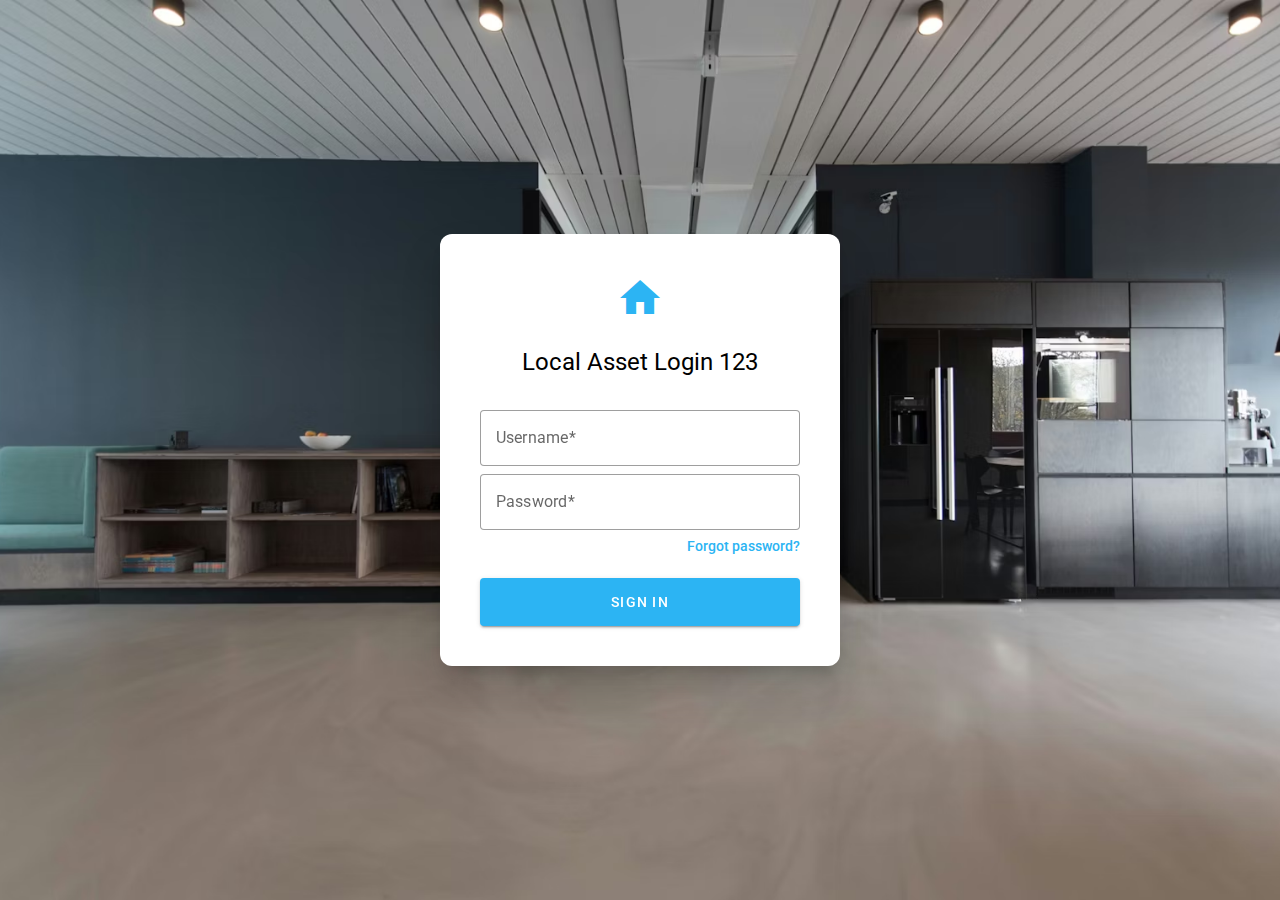
<file: index.html>
<!DOCTYPE html>
<html lang="en">
<head>
    <meta charset="UTF-8">
    <meta name="viewport" content="width=device-width, initial-scale=1.0">
    <title>Local Material Login</title>
    <link href="css/material-components-web.min.css" rel="stylesheet">
    <style>
        /* --- LOCAL FONT DEFINITIONS --- */

        /* Roboto Regular */
        @font-face {
            font-family: 'Roboto';
            font-style: normal;
            font-weight: 400;
            src: url('fonts/roboto-v50-latin-regular.woff2') format('woff2');
        }

        /* Roboto Medium */
        @font-face {
            font-family: 'Roboto';
            font-style: normal;
            font-weight: 500;
            src: url('fonts/roboto-v50-latin-500.woff2') format('woff2');
        }

        /* Material Icons */
        @font-face {
            font-family: 'Material Icons';
            font-style: normal;
            font-weight: 400;
            src: url('fonts/material-icons-v142.woff2') format('woff2');
        }

        .material-icons {
            font-family: 'Material Icons';
            font-weight: normal;
            font-style: normal;
            font-size: 24px;
            display: inline-block;
            line-height: 1;
            text-transform: none;
            letter-spacing: normal;
            word-wrap: normal;
            white-space: nowrap;
            direction: ltr;
        }

        /* --- STYLES --- */

        :root {
            --mdc-theme-primary: #2CB4F3;
            /*--mdc-text-field-focused-label-color: #2CB4F3;*/
            /*--mdc-floating-label-color: #2CB4F3;*/
            
            --bg-image: url('images/photo-1497366216548-37526070297c.avif');
        }

        .mdc-text-field--focused:not(.mdc-text-field--disabled) .mdc-floating-label {
            color: var(--mdc-theme-primary);
        }

        body, html {
            height: 100%;
            width: 100%;
            margin: 0;
            font-family: 'Roboto', sans-serif;
            display: flex;
            align-items: center;
            justify-content: center;
            overflow: hidden;
            background: #333; /* Fallback */
        }

        body {
            background-image: var(--bg-image);
            background-size: cover;
            background-position: center;
            background-repeat: no-repeat;
            position: relative;
        }

        body::before {
            content: '';
            position: absolute;
            top: 0; left: 0; right: 0; bottom: 0;
            /*background: rgba(0, 0, 0, 0.45);*/
            z-index: 1;
        }

        .login-card {
            position: relative;
            z-index: 2;
            background: white;
            border-radius: 12px;
            box-shadow: 0px 11px 15px -7px rgba(0,0,0,0.2), 0px 24px 38px 3px rgba(0,0,0,0.14);
            box-sizing: border-box;
            width: 90%;
            max-width: 400px;
            padding: 2.5rem;
        }

        .login-header {
            text-align: center;
            margin-bottom: 2rem;
        }

        .login-header i {
            font-size: 48px;
            color: var(--mdc-theme-primary);
        }

        .mdc-text-field {
            width: 100%;
            margin-bottom: 0.5rem;
        }

        .helper-row {
            display: flex;
            justify-content: flex-end;
            margin-bottom: 1.5rem;
        }

        .forgot-password-link {
            font-size: 0.875rem;
            color: var(--mdc-theme-primary);
            text-decoration: none;
            font-weight: 500;
        }

        .login-button {
            width: 100%;
            height: 48px;
        }
    </style>
</head>
<body>

    <div class="login-card">
        <div class="login-header">
            <i class="material-icons">home</i>
            <h2 class="mdc-typography--headline5">Local Asset Login 123</h2>
        </div>

        <form action="#">
            <label class="mdc-text-field mdc-text-field--outlined">
                <span class="mdc-notched-outline">
                    <span class="mdc-notched-outline__leading"></span>
                    <span class="mdc-notched-outline__notch">
                        <span class="mdc-floating-label">Username</span>
                    </span>
                    <span class="mdc-notched-outline__trailing"></span>
                </span>
                <input type="text" class="mdc-text-field__input" required>
            </label>

            <label class="mdc-text-field mdc-text-field--outlined">
                <span class="mdc-notched-outline">
                    <span class="mdc-notched-outline__leading"></span>
                    <span class="mdc-notched-outline__notch">
                        <span class="mdc-floating-label">Password</span>
                    </span>
                    <span class="mdc-notched-outline__trailing"></span>
                </span>
                <input type="password" class="mdc-text-field__input" required>
            </label>

            <div class="helper-row">
                <a href="#" class="forgot-password-link">Forgot password?</a>
            </div>

            <button type="submit" class="mdc-button mdc-button--raised login-button">
                <span class="mdc-button__label">Sign In</span>
            </button>
        </form>
    </div>

    <script src="js/material-components-web.min.js"></script>
    <script>
        document.querySelectorAll('.mdc-text-field').forEach(el => {
            mdc.textField.MDCTextField.attachTo(el);
        });
    </script>
</body>
</html>
</file>
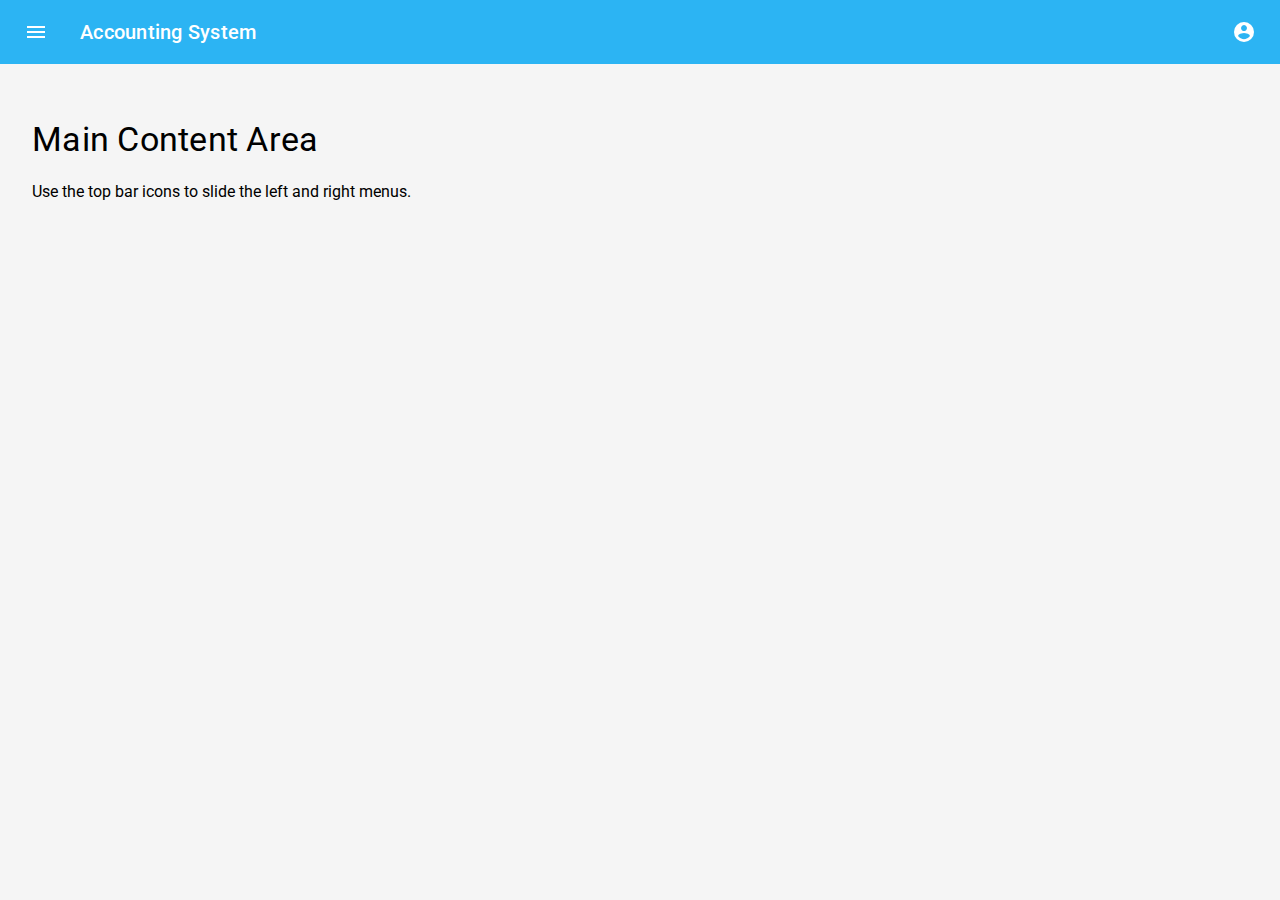
<file: dashboard.html>
<!DOCTYPE html>
<html lang="en">
<head>
    <meta charset="UTF-8">
    <meta name="viewport" content="width=device-width, initial-scale=1.0">
    <title>Material Dashboard</title>
    <link href="css/material-components-web.min.css" rel="stylesheet">
    <link rel="stylesheet" href="css/global.css" type="text/css">
    <style>
        body {
            display: flex;
            height: 100vh;
            margin: 0;
            overflow: hidden;
            background-color: #f5f5f5;
        }

        .app-content {
            flex: 1;
            display: flex;
            flex-direction: column;
            height: 100%;
            overflow: auto;
            position: relative;
        }

        .main-content {
            padding: 2rem;
            margin-top: 64px; /* Height of top bar */
        }

        /* Right drawer specific styling */
        .mdc-drawer--right {
            border-left: 1px solid rgba(0, 0, 0, .12);
            border-right: none;
            right: 0;
            left: auto;
        }

        .mdc-drawer--right.mdc-drawer--animate,
        .mdc-drawer--right.mdc-drawer--closing {
            -webkit-transform: translateX(100%);
            transform: translateX(100%);
        }

        .mdc-drawer--right.mdc-drawer--opening {
            -webkit-transform: translateX(0);
            transform: translateX(0);
        }

        .mdc-drawer__content {
            padding-top: 4rem; /* Space for top bar */
        }

        .mdc-list-item__graphic {
            margin-right: 7.5px;
        }
    </style>
</head>
<body class="mdc-typography">

    <!-- Left Slider (Drawer) -->
    <aside class="mdc-drawer mdc-drawer--dismissible" id="left-drawer">
        <div class="mdc-drawer__content">
            <!-- Menu items will be loaded dynamically -->
        </div>
    </aside>

    <div class="app-content">
        <!-- Top App Bar -->
        <header class="mdc-top-app-bar" style="z-index: 7;">
            <div class="mdc-top-app-bar__row">
                <section class="mdc-top-app-bar__section mdc-top-app-bar__section--align-start">
                    <button id="btn-left" class="material-icons mdc-top-app-bar__navigation-icon mdc-icon-button">menu</button>
                    <span class="mdc-top-app-bar__title">Accounting System</span>
                </section>
                <section class="mdc-top-app-bar__section mdc-top-app-bar__section--align-end">
                    <button id="btn-right" class="material-icons mdc-top-app-bar__action-item mdc-icon-button">account_circle</button>
                </section>
            </div>
        </header>

        <main class="main-content">
            <h1 class="mdc-typography--headline4">Main Content Area</h1>
            <p>Use the top bar icons to slide the left and right menus.</p>
        </main>
    </div>

    <!-- Right Slider (Drawer) -->
    <aside class="mdc-drawer mdc-drawer--dismissible mdc-drawer--right" id="right-drawer">
        <div class="mdc-drawer__content">
            <div class="mdc-list">
                <h6 class="mdc-list-group__subheader">User Profile</h6>
                <div class="mdc-list-item">
                    <span class="mdc-list-item__text">Admin User</span>
                </div>
            </div>
        </div>
    </aside>

    <script src="js/material-components-web.min.js"></script>
    <script>
        // Initialize Components
        const topAppBar = mdc.topAppBar.MDCTopAppBar.attachTo(document.querySelector('.mdc-top-app-bar'));
        const leftDrawer = mdc.drawer.MDCDrawer.attachTo(document.getElementById('left-drawer'));
        const rightDrawer = mdc.drawer.MDCDrawer.attachTo(document.getElementById('right-drawer'));

        // Load dynamic menu
        fetch('menu.json')
            .then(response => response.json())
            .then(data => {
                const drawerContent = document.querySelector('#left-drawer .mdc-drawer__content');
                drawerContent.innerHTML = '';

                const listGroup = document.createElement('div');
                listGroup.className = 'mdc-list-group';

                data.forEach((category, index) => {
                    const list = document.createElement('nav');
                    list.className = 'mdc-list';
                    if (category.category) list.style.display = 'none';

                    let hasActiveItem = false;

                    category.items.forEach(item => {
                        const link = document.createElement('a');
                        link.className = 'mdc-list-item';
                        if (item.activated) {
                            link.classList.add('mdc-list-item--activated');
                            link.setAttribute('aria-current', 'page');
                            hasActiveItem = true;
                        }
                        link.href = item.href || '#';
                        link.innerHTML = `
                            <span class="mdc-list-item__ripple"></span>
                            <i class="material-icons mdc-list-item__graphic" aria-hidden="true">${item.icon}</i>
                            <span class="mdc-list-item__text">${item.text}</span>
                        `;
                        list.appendChild(link);
                    });

                    if (category.category) {
                        const subheader = document.createElement('h3');
                        subheader.className = 'mdc-list-group__subheader';
                        subheader.style.cursor = 'pointer';
                        subheader.style.display = 'flex';
                        subheader.style.justifyContent = 'space-between';
                        subheader.style.alignItems = 'center';

                        const iconTransform = hasActiveItem ? 'rotate(180deg)' : 'rotate(0deg)';
                        subheader.innerHTML = `
                            ${category.category}
                            <i class="material-icons" style="transition: transform 0.3s; transform: ${iconTransform};">expand_more</i>
                        `;

                        subheader.addEventListener('click', () => {
                            const isHidden = list.style.display === 'none';
                            list.style.display = isHidden ? 'block' : 'none';
                            const icon = subheader.querySelector('.material-icons');
                            icon.style.transform = isHidden ? 'rotate(180deg)' : 'rotate(0deg)';
                        });

                        listGroup.appendChild(subheader);

                        if (hasActiveItem) {
                            list.style.display = 'block';
                        }
                    } else {
                        list.style.display = 'block';
                    }

                    listGroup.appendChild(list);

                    if (index < data.length - 1) {
                        const divider = document.createElement('hr');
                        divider.className = 'mdc-list-divider';
                        listGroup.appendChild(divider);
                    }
                });
                drawerContent.appendChild(listGroup);
            })
            .catch(error => console.error('Error loading menu:', error));

        // Toggle Handlers
        document.getElementById('btn-left').addEventListener('click', (e) => {
            e.stopPropagation();
            leftDrawer.open = !leftDrawer.open;
        });
        document.getElementById('btn-right').addEventListener('click', (e) => {
            e.stopPropagation();
            rightDrawer.open = !rightDrawer.open;
        });

        // Close drawers on outside click
        document.querySelector('.app-content').addEventListener('click', () => {
            if (leftDrawer.open) leftDrawer.open = false;
            if (rightDrawer.open) rightDrawer.open = false;
        });
    </script>
</body>
</html>
</file>
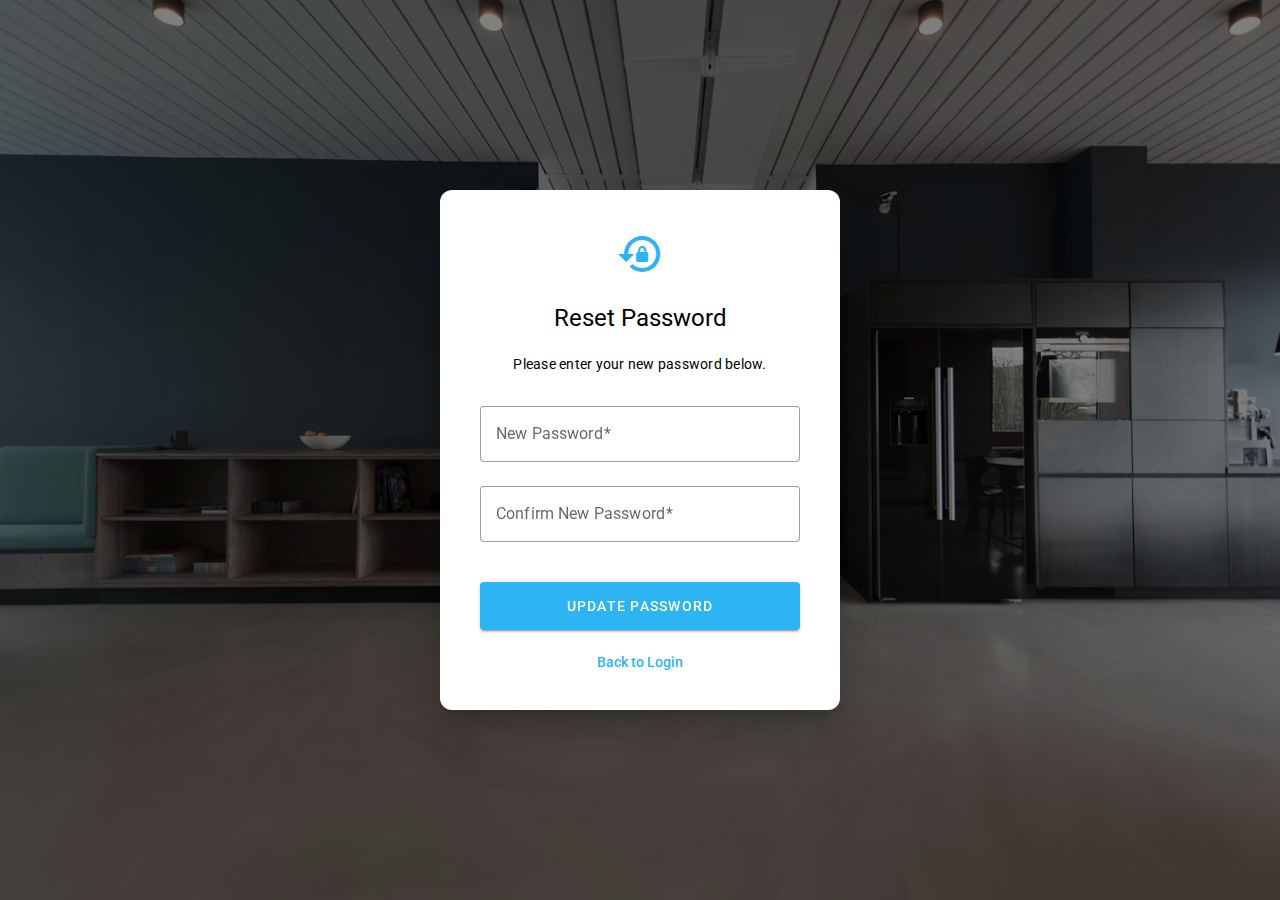
<file: forgot-password.html>
<!DOCTYPE html>
<html lang="en">
<head>
    <meta charset="UTF-8">
    <meta name="viewport" content="width=device-width, initial-scale=1.0">
    <title>Reset Password</title>
    <link href="css/material-components-web.min.css" rel="stylesheet">
    <link rel="stylesheet" href="css/global.css" type="text/css">
    <style>
        :root {
            --bg-image: url('images/photo-1497366216548-37526070297c.avif');
        }

        body, html {
            height: 100%;
            width: 100%;
            margin: 0;
            font-family: 'Roboto', sans-serif;
            display: flex;
            align-items: center;
            justify-content: center;
            overflow: hidden;
            background: #333;
        }

        body {
            background-image: var(--bg-image);
            background-size: cover;
            background-position: center;
            background-repeat: no-repeat;
            position: relative;
        }

        body::before {
            content: '';
            position: absolute;
            top: 0; left: 0; right: 0; bottom: 0;
            background: rgba(0, 0, 0, 0.5); /* darkened for better contrast */
            z-index: 1;
        }

        .login-card {
            position: relative;
            z-index: 2;
            background: white;
            border-radius: 12px;
            box-shadow: 0px 11px 15px -7px rgba(0,0,0,0.2), 0px 24px 38px 3px rgba(0,0,0,0.14);
            box-sizing: border-box;
            width: 90%;
            max-width: 400px;
            padding: 2.5rem;
        }

        .login-header {
            text-align: center;
            margin-bottom: 2rem;
        }

        .login-header i {
            font-size: 48px;
            color: var(--mdc-theme-primary);
        }

        .mdc-text-field {
            width: 100%;
            margin-bottom: 1.5rem; /* Increased margin for spacing */
        }

        .login-button {
            width: 100%;
            height: 48px;
            margin-top: 1rem;
        }

        .back-to-login {
            display: block;
            text-align: center;
            margin-top: 1.5rem;
            font-size: 0.875rem;
            color: var(--mdc-theme-primary);
            text-decoration: none;
            font-weight: 500;
        }
    </style>
</head>
<body>

    <div class="login-card">
        <div class="login-header">
            <i class="material-icons">lock_reset</i>
            <h2 class="mdc-typography--headline5">Reset Password</h2>
            <p class="mdc-typography--body2">Please enter your new password below.</p>
        </div>

        <form action="#">
            <label class="mdc-text-field mdc-text-field--outlined">
                <span class="mdc-notched-outline">
                    <span class="mdc-notched-outline__leading"></span>
                    <span class="mdc-notched-outline__notch">
                        <span class="mdc-floating-label">New Password</span>
                    </span>
                    <span class="mdc-notched-outline__trailing"></span>
                </span>
                <input type="password" class="mdc-text-field__input" required minlength="8">
            </label>

            <label class="mdc-text-field mdc-text-field--outlined">
                <span class="mdc-notched-outline">
                    <span class="mdc-notched-outline__leading"></span>
                    <span class="mdc-notched-outline__notch">
                        <span class="mdc-floating-label">Confirm New Password</span>
                    </span>
                    <span class="mdc-notched-outline__trailing"></span>
                </span>
                <input type="password" class="mdc-text-field__input" required minlength="8">
            </label>

            <button type="submit" class="mdc-button mdc-button--raised login-button">
                <span class="mdc-button__label">Update Password</span>
            </button>

            <a href="index.html" class="back-to-login">Back to Login</a>
        </form>
    </div>

    <script src="js/material-components-web.min.js"></script>
    <script>
        // Initialize Material components
        document.querySelectorAll('.mdc-text-field').forEach(el => {
            mdc.textField.MDCTextField.attachTo(el);
        });

        // Simple validation logic placeholder
        const form = document.querySelector('form');
        form.addEventListener('submit', (e) => {
            const passwords = document.querySelectorAll('input[type="password"]');
            if (passwords[0].value !== passwords[1].value) {
                e.preventDefault();
                alert("Passwords do not match!");
            }
        });
    </script>
</body>
</html>
</file>
<file: css/global.css>
/* Roboto Regular */
@font-face {
    font-family: 'Roboto';
    font-style: normal;
    font-weight: 400;
    src: url('../fonts/roboto-v50-latin-regular.woff2') format('woff2');
}

/* Roboto Medium */
@font-face {
    font-family: 'Roboto';
    font-style: normal;
    font-weight: 500;
    src: url('../fonts/roboto-v50-latin-500.woff2') format('woff2');
}

/* Material Icons */
@font-face {
    font-family: 'Material Icons';
    font-style: normal;
    font-weight: 400;
    src: url('../fonts/material-icons-v142.woff2') format('woff2');
}

.material-icons {
    font-family: 'Material Icons';
    font-weight: normal;
    font-style: normal;
    font-size: 24px;
    display: inline-block;
    line-height: 1;
    text-transform: none;
    letter-spacing: normal;
    word-wrap: normal;
    white-space: nowrap;
    direction: ltr;
}

/* --- STYLES --- */

:root {
    --mdc-theme-primary: #2CB4F3;
}

.mdc-text-field--focused:not(.mdc-text-field--disabled) .mdc-floating-label {
    color: var(--mdc-theme-primary);
}
</file>
